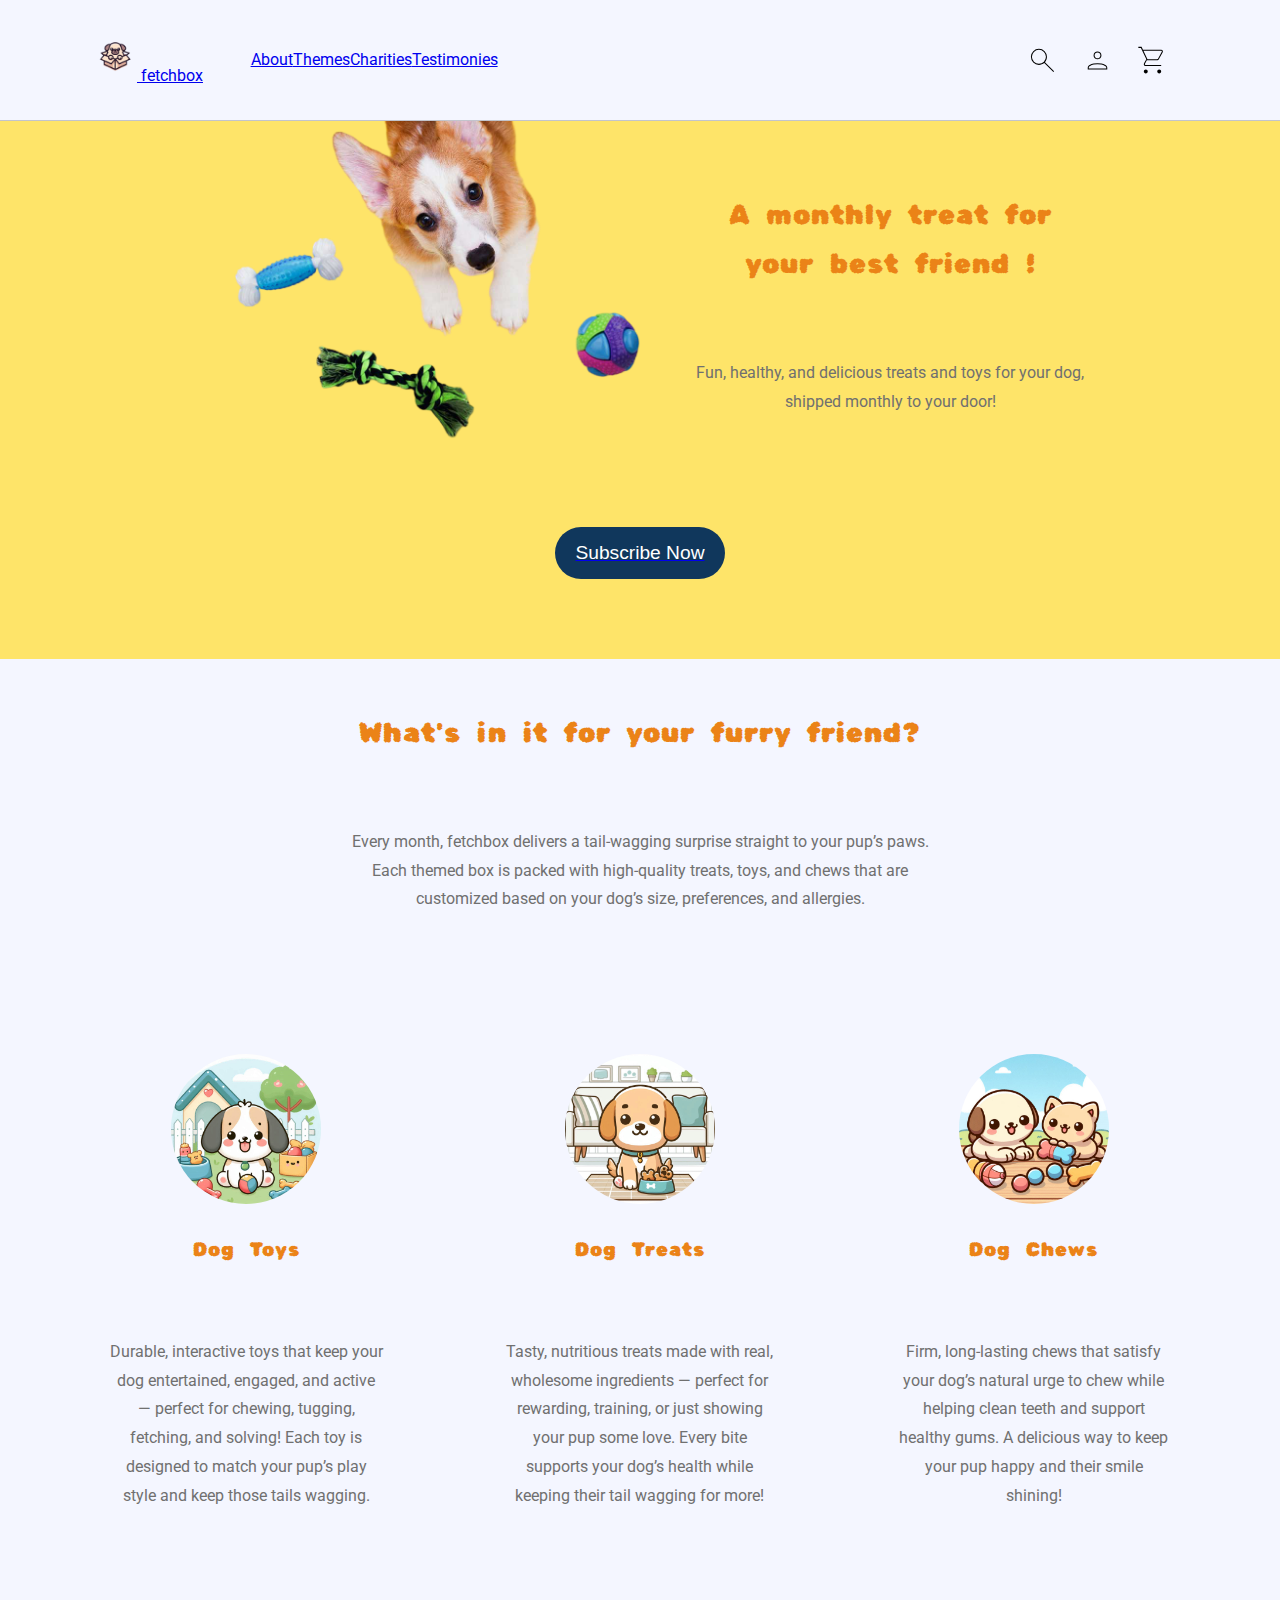
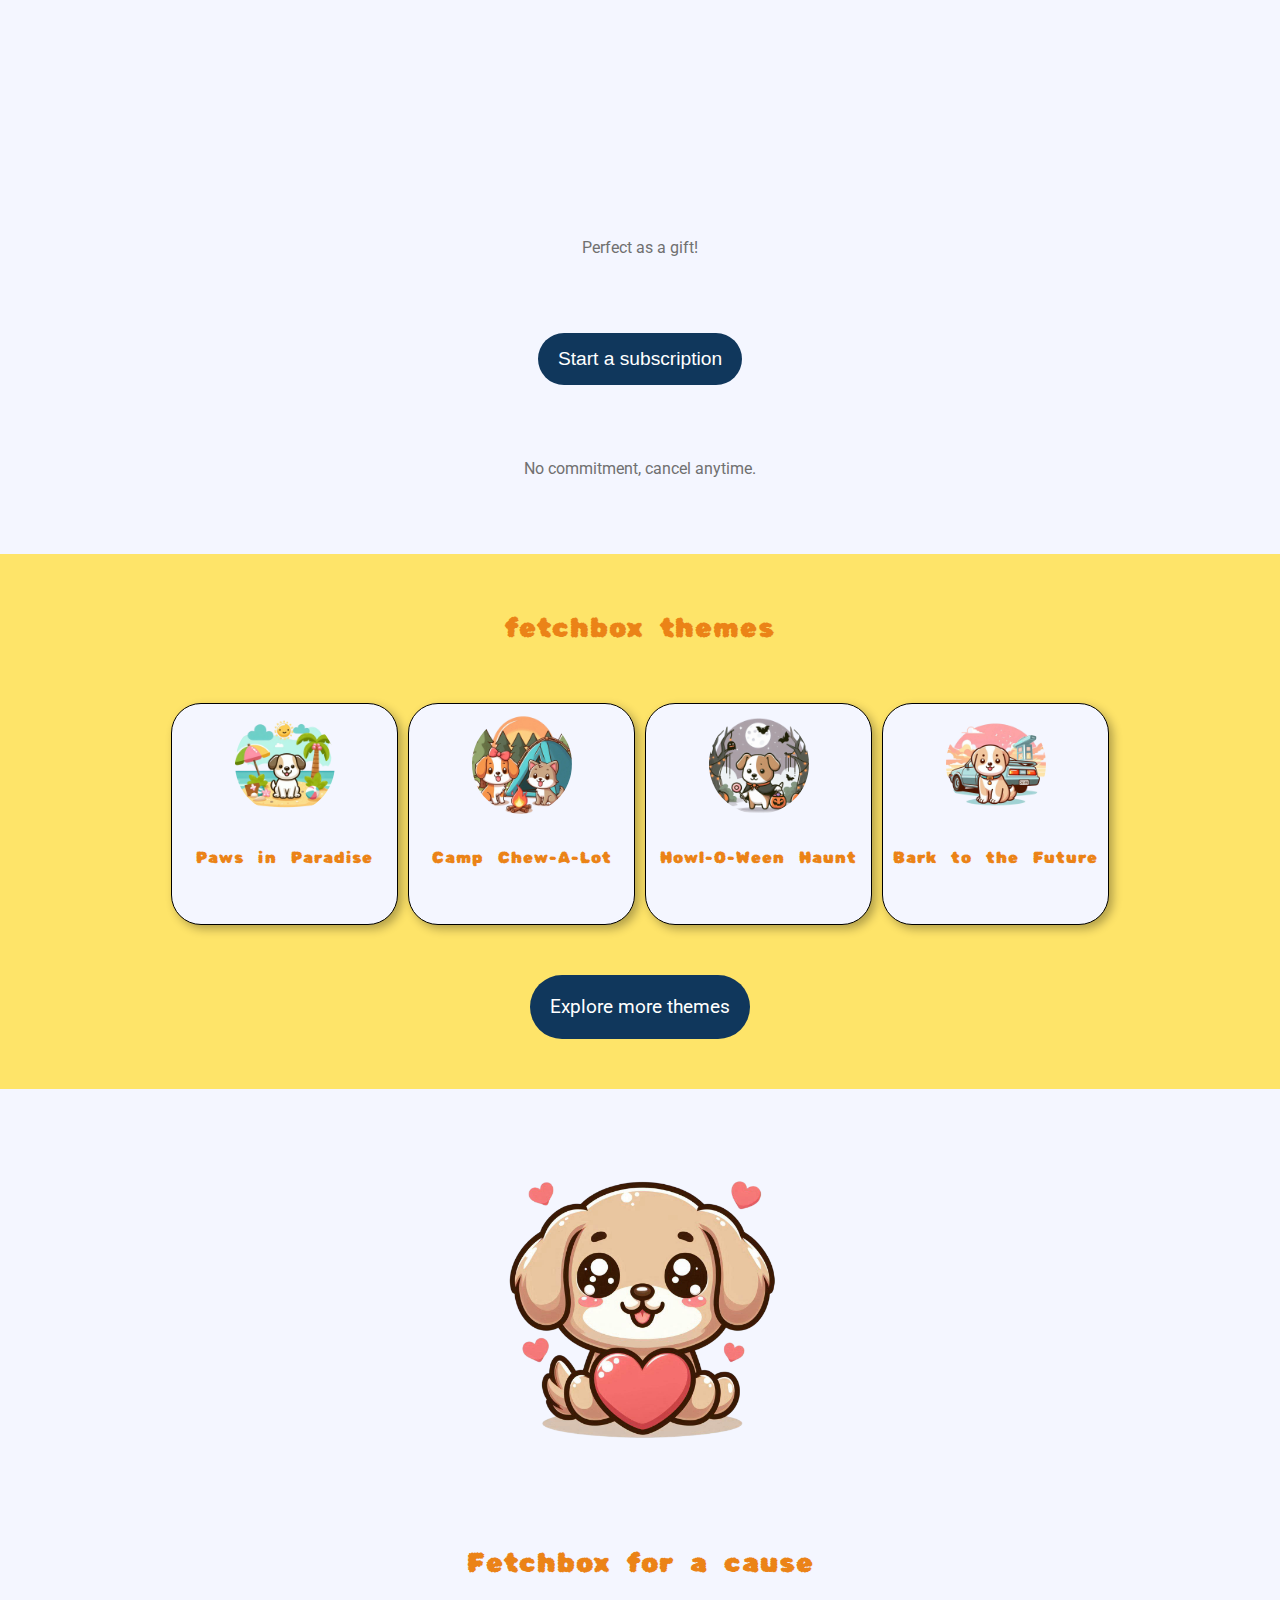
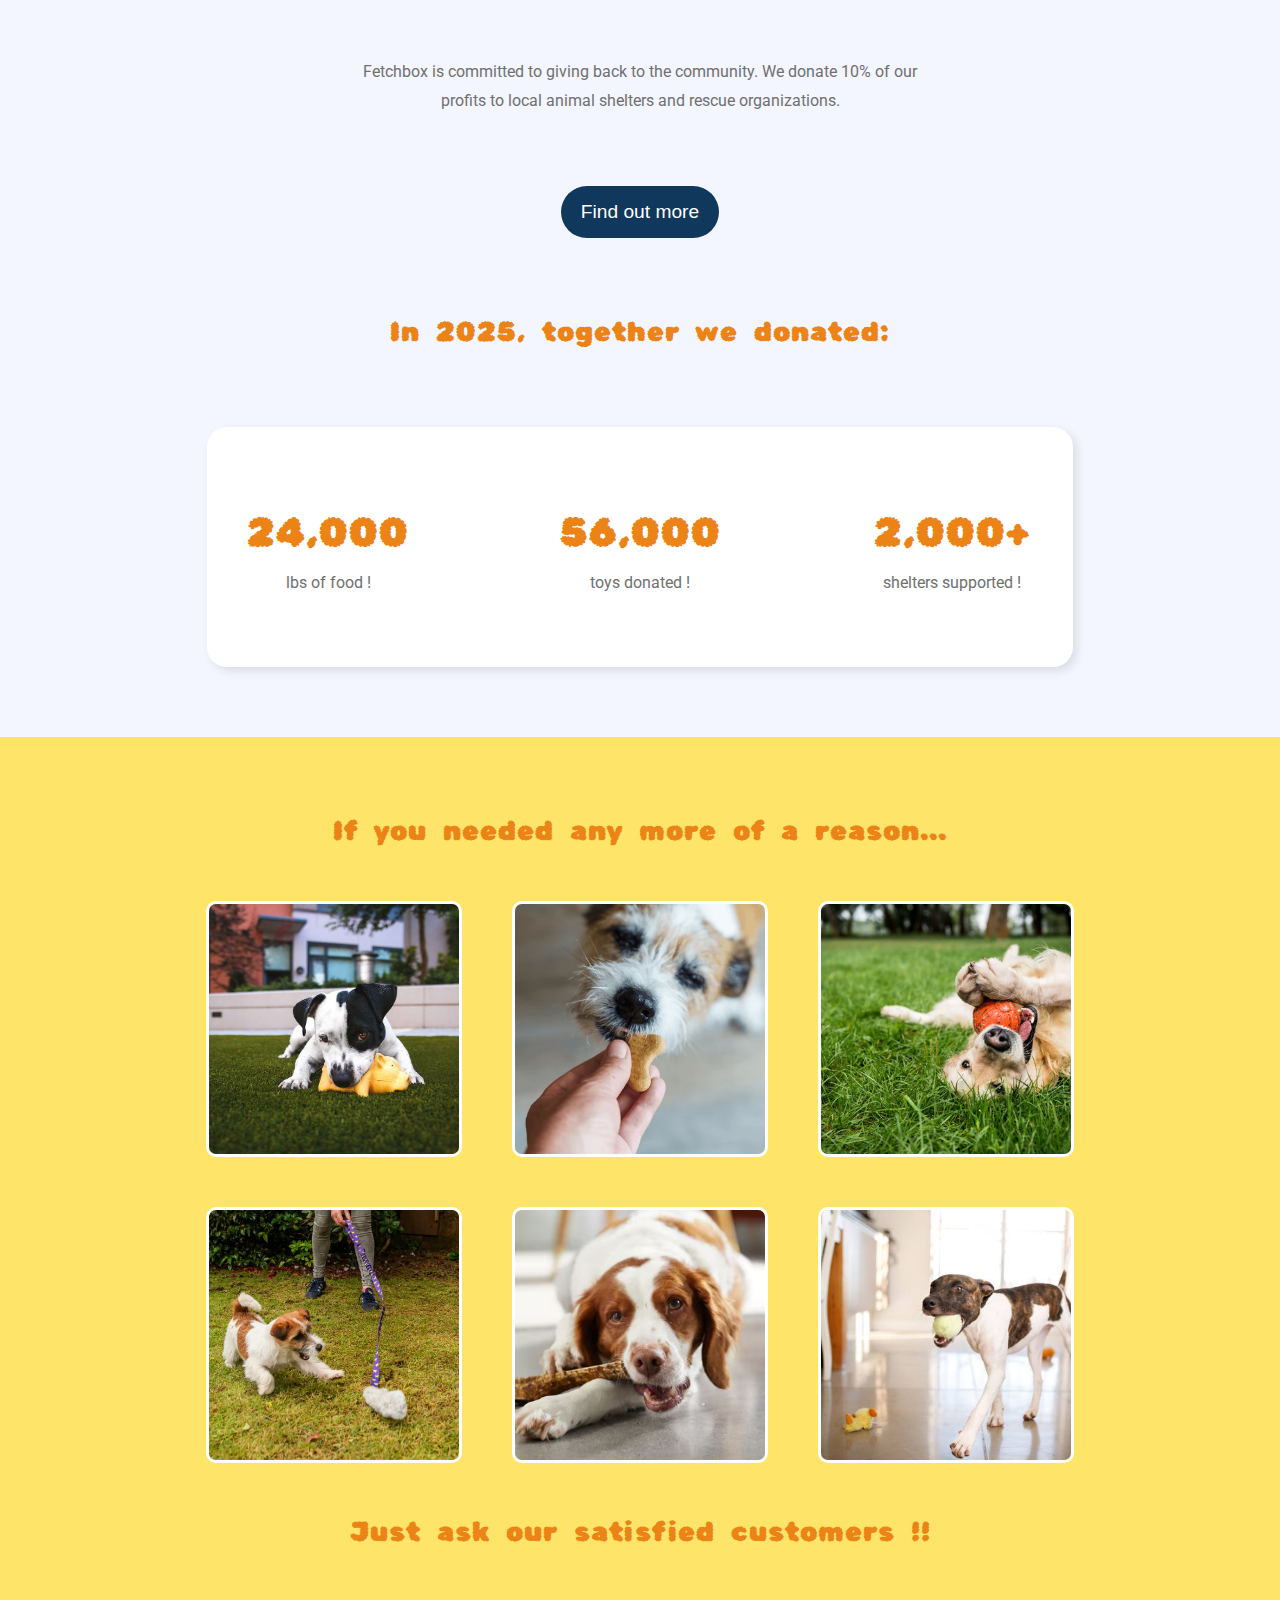
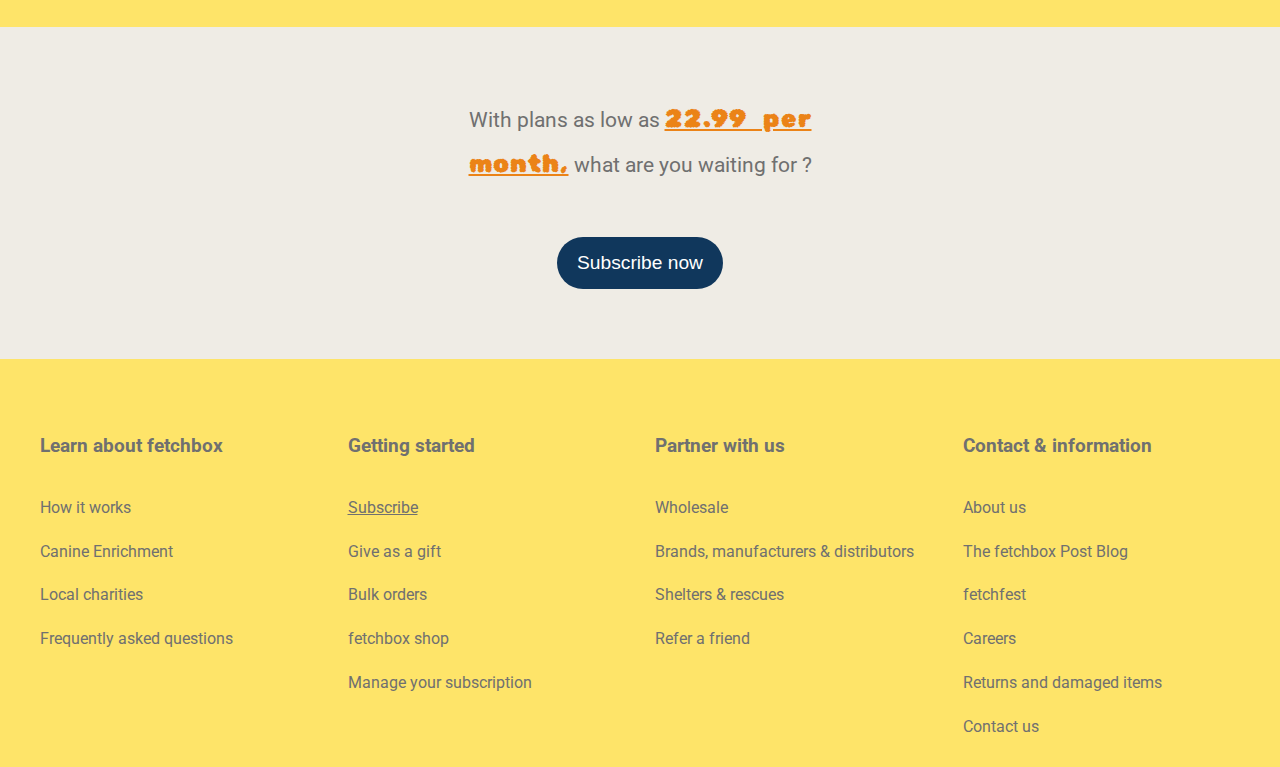
<file: index.html>
<!DOCTYPE html>
<html>

  <head>

    <link rel="icon" type="image/x-icon" href="/images/logo.png">
    <title>Fetchbox Landing Page</title>

    <meta name="viewport" content="width=device-width, initial-scale=1.0">

    <!--Fonts-->
    <link rel="preconnect" href="https://fonts.googleapis.com">
    <link rel="preconnect" href="https://fonts.gstatic.com" crossorigin>
    <link href="https://fonts.googleapis.com/css2?family=Roboto:ital,wght@0,100..900;1,100..900&family=Rubik+Bubbles&display=swap" rel="stylesheet">

    <!--CSS styles-->
    <link rel="stylesheet" href="styles/general.css">
    <link rel="stylesheet" href="styles/header.css">
    <link rel="stylesheet" href="styles/home.css">
    <link rel="stylesheet" href="styles/about.css">
    <link rel="stylesheet" href="styles/themes.css">
    <link rel="stylesheet" href="styles/charity.css">
    <link rel="stylesheet" href="styles/testimonies.css">
    <link rel="stylesheet" href="styles/footer.css">
    
    <!--JavaScript-->
    <script src="main.js" defer></script>
    <script src="hamburger.js" defer></script>
  </head>

  <body id="home">

    <!-- Nav Menu -->
    <ul class="menu">
      <li><a class="menu-item" href="#home">Home</a></li>
      <li><a class="menu-item" href="#about">About</a></li>
      <li><a class="menu-item" href="#themes">Themes</a></li>
      <li><a class="menu-item" href="#charities">Charities</a></li>
      <li><a class="menu-item" href="#testimonies">Testimonies</a></li>
    </ul>

    <!-- Header -->
    <div class="header">

      <div class="left-section">
        <img class="menu-icon material-icons" src="images/hamburger.svg">
        <img class="close-icon material-icons" src="images/x.svg">
      </div>

      <div class="middle-section">
        
        <div class="logo-container">
          <a class="logo-link" href="#home">
            <img class="header-logo" src="images/logo.png">
          </a>
          <a class="logo-text" href="#home">
            fetchbox
          </a>
        </div>
        
        <div class="middle-section-options">
          <a href="#about">About</a>
          <a href="#themes">Themes</a>
          <a href="#charities">Charities</a>
          <a href="#testimonies">Testimonies</a>
        </div>

      </div>

      <div class="right-section">
        <img src="images/search.svg">
        <img class="profile-icon" src="images/profile.svg">
        <img src="images/cart.svg">
      </div>

    </div>

    <!-- Home -->
    <div class="home">

      <div class="home-content-container">
        <img src="images/dog.png">

        <div class="home-text-container">
          <div class="home-text-title titles">
            A monthly treat for your best friend !
          </div>

          <div class="home-text text">
            Fun, healthy, and delicious treats and toys for your dog, shipped monthly to your door!
          </div>
        </div>
      </div>
      
      <a class="home-button-container" href="subscription.html">
        <button class="buttons">Subscribe Now</button>
      </a>

    </div>

    <!-- About -->
    <div class="about" id="about">

      <div class="about-title titles">
        What's in it for your furry friend?
      </div>

      <div class="about-text text">
        Every month, fetchbox delivers a tail-wagging surprise straight to your pup’s paws. Each themed box is packed with high-quality treats, toys, and chews that are customized based on your dog’s size, preferences, and allergies.
      </div>

      <!-- About Carousel -->
      <div class="carousel">

        <div class="carousel-item">
          <img class="carousel-image" src="images/dog_toys.jpg">
          <p class="carousel-item-title titles">Dog Toys</p>
          <p class="carousel-item-text text">Durable, interactive toys that keep your dog entertained, engaged, and active — perfect for chewing, tugging, fetching, and solving! Each toy is designed to match your pup’s play style and keep those tails wagging.</p>
        </div>

        <div class="carousel-item">
          <img class="carousel-image" src="images/dog_treats.jpg">
          <p class="carousel-item-title titles">Dog Treats</p>
          <p class="carousel-item-text text">Tasty, nutritious treats made with real, wholesome ingredients — perfect for rewarding, training, or just showing your pup some love. Every bite supports your dog’s health while keeping their tail wagging for more!</p>
        </div>

        <div class="carousel-item">
          <img class="carousel-image" src="images/dog_chews.jpg">
          <p class="carousel-item-title titles">Dog Chews</p>
          <p class="carousel-item-text text">Firm, long-lasting chews that satisfy your dog’s natural urge to chew while helping clean teeth and support healthy gums. A delicious way to keep your pup happy and their smile shining!</p>
        </div>

      </div>

      <div class="about-text text">Perfect as a gift!</div>
      <a class="about-button" href="subscription.html"><button class="buttons">Start a subscription</button></a>
      <div class="about-text text">No commitment, cancel anytime.</div>

    </div>

    <!-- Themes -->
    <div class="themes-container" id="themes">

      <div class="themes-title titles">fetchbox themes</div>

      <div class="theme-list">
        <div class="theme-item">
          <div><img class="theme-image" src="images/paradise_dog.png"></div>
          <div class="theme-title titles">
            Paws in Paradise
          </div>
        </div>

        <div class="theme-item">
          <div><img class="theme-image" src="images/camp_dog.png"></div>
          <div class="theme-title titles">
            Camp Chew-A-Lot
          </div>
        </div>

        <div class="theme-item">
          <div><img class="theme-image" src="images/halloween_dog.png"></div>
          <div class="theme-title titles">
            Howl-O-Ween Haunt
          </div>
        </div>

        <div class="theme-item">
          <div><img class="theme-image" src="images/future_dog.png"></div>
          <div class="theme-title titles">
            Bark to the Future
          </div>
        </div>

      </div>
      
      <div class="more-themes-button buttons">Explore more themes</div>

    </div>

    <!-- Charity -->
    <div class="charity-container" id="charities">

      <div class="charity-image-container">
        <img src="images/charity.png">
      </div>
      
      <div class="charity-title titles">
        Fetchbox for a cause
      </div>

      <div class="charity-text text">
        Fetchbox is committed to giving back to the community. We donate 10% of our profits to local animal shelters and rescue organizations.
      </div>

      <button class="charity-button buttons">Find out more</button>
      
      <div class="charity-title titles">
        In 2025, together we donated:
      </div>
      
      <div class="charity-stats">

        <div class="charity-stat">
          <div class="stat titles">24,000</div>
          <div class="stat-text">lbs of food !</div>
        </div>

        <div class="charity-stat">
          <div class="stat titles">56,000</div>
          <div class="stat-text">toys donated !</div>
        </div>

        <div class="charity-stat">
          <div class="stat titles">2,000+</div>
          <div class="stat-text">shelters supported !</div>
        </div>

      </div>

    </div>

    <!-- Testimonies -->
    <div class="testimonies-container" id="testimonies">

      <div class="testimonies-title titles">If you needed any more of a reason...</div>

      <div class="testimonies-imgs">
        <img src="images/dog1.jpg">
        <img src="images/dog2.jpg">
        <img src="images/dog3.jpg">
        <img src="images/dog4.webp">
        <img src="images/dog5.jpg">
        <img src="images/dog6.jpg">
      </div>

      <div class="testimonies-text titles">
        Just ask our satisfied customers !!
      </div>

    </div>

    <!-- Footer -->
    <div class="subscribe-price-container">

      <div class="call-to-action text">
        With plans as low as <span class="titles">22.99 per month,</span> what are you waiting for ?
      </div>

      <a class="subscribe-button" href="subscription.html"><button class="buttons">Subscribe now</button></a>

    </div>

    <!-- Footer -->
    <div class="footer-container">

      <div class="footer-item-container">
        <div class="footer-header">Learn about fetchbox</div>
        <div class="footer-item">How it works</div>
        <div class="footer-item">Canine Enrichment</div>
        <div class="footer-item">Local charities</div>
        <div class="footer-item">Frequently asked questions</div>
      </div>

      <div class="footer-item-container">
        <div class="footer-header">Getting started</div>
        <div class="footer-item"><a href="subscription.html">Subscribe</a></div>
        <div class="footer-item">Give as a gift</div>
        <div class="footer-item">Bulk orders</div>
        <div class="footer-item">fetchbox shop</div>
        <div class="footer-item">Manage your subscription</div>
      </div>

      <div class="footer-item-container">
        <div class="footer-header">Partner with us</div>
        <div class="footer-item">Wholesale</div>
        <div class="footer-item">Brands, manufacturers & distributors</div>
        <div class="footer-item">Shelters & rescues</div>
        <div class="footer-item">Refer a friend</div>
      </div>

      <div class="footer-item-container">
        <div class="footer-header">Contact & information</div>
        <div class="footer-item">About us</div>
        <div class="footer-item">The fetchbox Post Blog</div>
        <div class="footer-item">fetchfest</div>
        <div class="footer-item">Careers</div>
        <div class="footer-item">Returns and damaged items</div>
        <div class="footer-item">Contact us</div>
      </div>

    </div>

  </body>

</html>
</file>
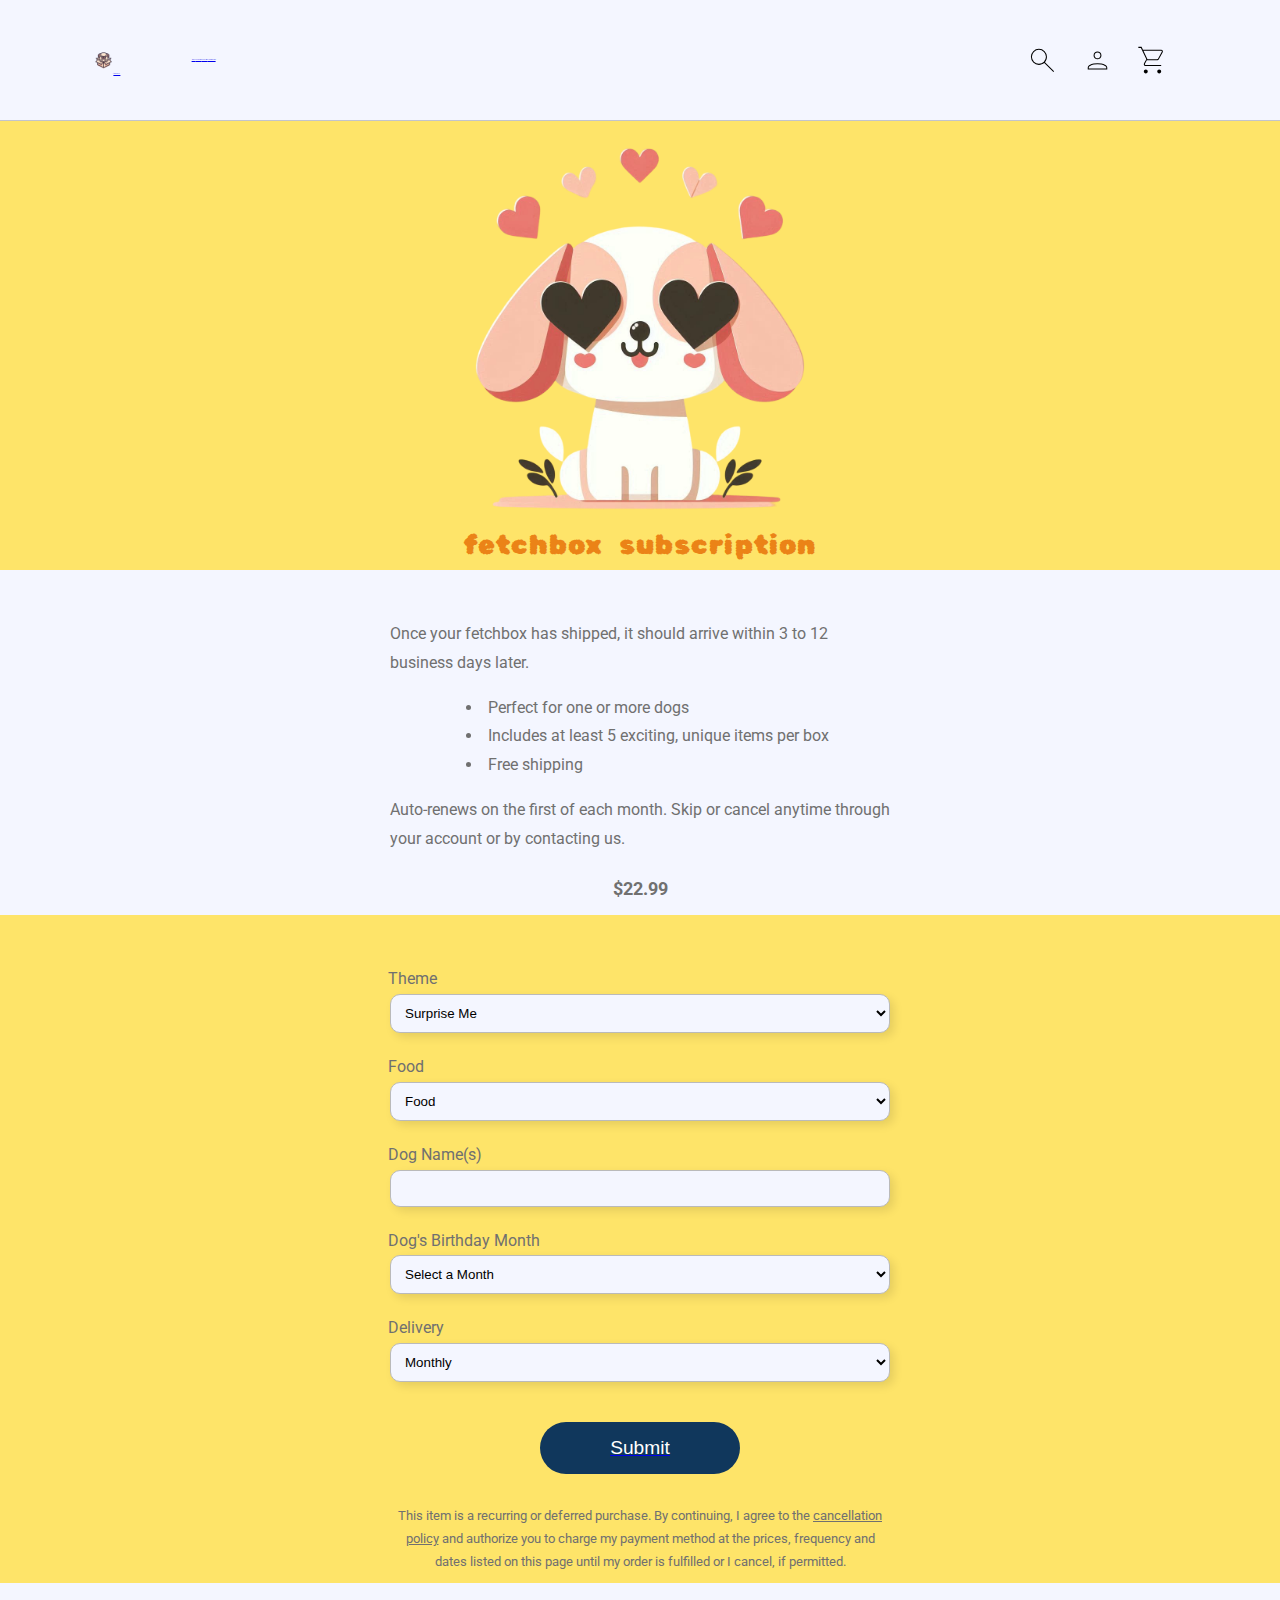
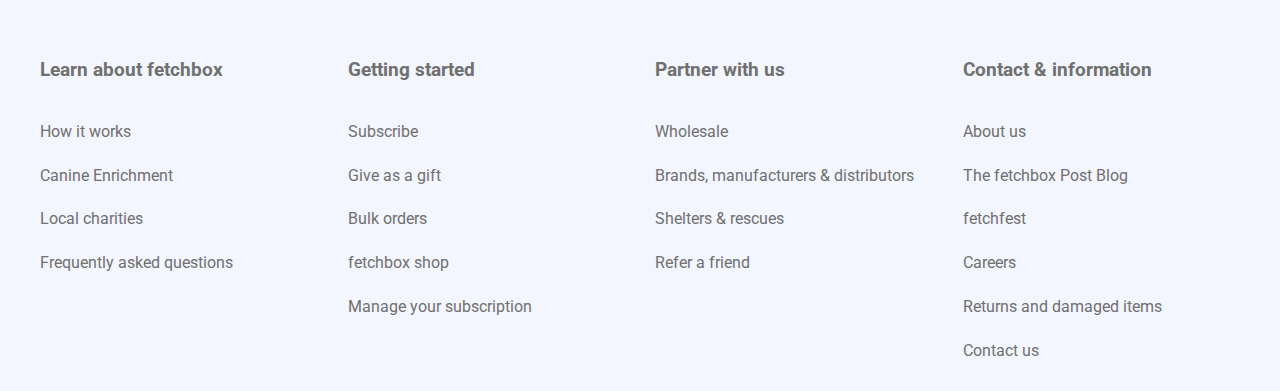
<file: subscription.html>
<!DOCTYPE hmtl>
<html>

  <head>

    <link rel="icon" type="image/x-icon" href="/images/logo.png">
    <title>Fetchbox Subscription</title>

    <meta name="viewport" content="width=device-width, initial-scale=1.0">

    <!--Fonts-->
    <link rel="preconnect" href="https://fonts.googleapis.com">
    <link rel="preconnect" href="https://fonts.gstatic.com" crossorigin>
    <link href="https://fonts.googleapis.com/css2?family=Roboto:ital,wght@0,100..900;1,100..900&family=Rubik+Bubbles&display=swap" rel="stylesheet">

    <!--CSS styles-->
    <link rel="stylesheet" href="styles/general.css">
    <link rel="stylesheet" href="styles/header.css">
    <link rel="stylesheet" href="styles/footer.css">
    <link rel="stylesheet" href="styles/subscription-page.css">

    <!-- JavaScript -->
    <script src="hamburger.js" defer></script>

  </head>

  <body>

    <!-- Nav Menu -->
    <ul class="menu">
      <li><a class="menu-item" href="index.html">Home</a></li>
      <li><a class="menu-item" href="index.html">About</a></li>
      <li><a class="menu-item" href="index.html">Themes</a></li>
      <li><a class="menu-item" href="index.html">Charities</a></li>
      <li><a class="menu-item" href="index.html">Testimonies</a></li>
    </ul>

    <!-- Header -->
    <div class="header">

      <div class="left-section">
        <img class="menu-icon material-icons" src="images/hamburger.svg">
        <img class="close-icon material-icons" src="images/x.svg">
      </div>

      <div class="middle-section">
        
        <div class="logo-container">
          <a class="logo-link" href="index.html">
            <img class="header-logo" src="images/logo.png">
          </a>
          <a class="logo-text" href="index.html">
            fetchbox
          </a>
        </div>
        
        <div class="middle-section-options">
          <a href="index.html">About</a>
          <a href="index.html">Themes</a>
          <a href="index.html">Charities</a>
          <a href="index.html">Testimonies</a>
        </div>

      </div>

      <div class="right-section">
        <img src="images/search.svg">
        <img class="profile-icon" src="images/profile.svg">
        <img src="images/cart.svg">
      </div>

    </div>

    <!-- Subscription Body -->
    <div class="subscription-container">

      <div>
        <img class="subscription-image" src="images/subscription_dog.png">

        <div class="subscription-title titles">fetchbox subscription</div>
      </div>

      <div class="info-container">

        <div class="info-text text">
          Once your fetchbox has shipped, it should arrive within 3 to 12 business days later.
        </div>

        <ul class="info-list">
          <li class="text">Perfect for one or more dogs</li>
          <li class="text">Includes at least 5 exciting, unique items per box</li>
          <li class="text">Free shipping</li>
        </ul>

        <div class="info-text text">
          Auto-renews on the first of each month. Skip or cancel anytime through your account or by contacting us.
        </div>

        <div class="info-price">
          $22.99
        </div>

      </div>

      <div class="input-container">

        <div class="input-title">Theme</div>
        <select>
          <option>Surprise Me</option>
          <option>Paws in Paradise</option>
          <option>Camp Chew-A-Lot</option>
          <option>Howl-O-Ween Haunt</option>
          <option>Bark to the Future</option>
        </select>

        <div class="input-title">Food</div>
        <select>
          <option>Food</option>
          <option>No Food (substitute with a toy)</option>
        </select>

        <div class="input-title">Dog Name(s)</div>
        <input type="" placeholder="">
        
        <div class="input-title">Dog's Birthday Month</div>
        <select>
          <option>Select a Month</option>
          <option>January</option>
          <option>February</option>
          <option>March</option>
          <option>April</option>
          <option>May</option>
          <option>June</option>
          <option>July</option>
          <option>August</option>
          <option>September</option>
          <option>October</option>
          <option>November</option>
          <option>December</option>
        </select>

        <div class="input-title">Delivery</div>
        <select>
          <option>Monthly</option>
          <option>Every Other Month</option>
        </select>

        <a class="subscription-button-container" href="index.html"><button class="buttons">Submit</button></a>
        <div class="disclaimer text">
          This item is a recurring or deferred purchase. By continuing, I agree to the <span>cancellation policy</span> and authorize you to charge my payment method at the prices, frequency and dates listed on this page until my order is fulfilled or I cancel, if permitted.
        </div>

      </div>

    </div>

    <!-- Footer -->
    <div class="footer-container">

      <div class="footer-item-container">
        <div class="footer-header">Learn about fetchbox</div>
        <div class="footer-item">How it works</div>
        <div class="footer-item">Canine Enrichment</div>
        <div class="footer-item">Local charities</div>
        <div class="footer-item">Frequently asked questions</div>
      </div>

      <div class="footer-item-container">
        <div class="footer-header">Getting started</div>
        <div class="footer-item">Subscribe</div>
        <div class="footer-item">Give as a gift</div>
        <div class="footer-item">Bulk orders</div>
        <div class="footer-item">fetchbox shop</div>
        <div class="footer-item">Manage your subscription</div>
      </div>

      <div class="footer-item-container">
        <div class="footer-header">Partner with us</div>
        <div class="footer-item">Wholesale</div>
        <div class="footer-item">Brands, manufacturers & distributors</div>
        <div class="footer-item">Shelters & rescues</div>
        <div class="footer-item">Refer a friend</div>
      </div>

      <div class="footer-item-container">
        <div class="footer-header">Contact & information</div>
        <div class="footer-item">About us</div>
        <div class="footer-item">The fetchbox Post Blog</div>
        <div class="footer-item">fetchfest</div>
        <div class="footer-item">Careers</div>
        <div class="footer-item">Returns and damaged items</div>
        <div class="footer-item">Contact us</div>
      </div>

    </div>

  </body>

</html>
</file>
<file: styles/general.css>
body {
  font-family: Roboto, Arial, sans-serif;
  line-height: 1.8;
  margin: 0px;
  padding: 0px;

  color: rgb(112, 112, 112);
}

.titles {
  font-size: 1.7em;
  font-family: "Rubik Bubbles", Arial, sans-serif;
  color: rgb(235, 131, 23);
  letter-spacing: 1px;
  word-spacing: 10px;
}

.text {
  font-size: 1em;
}

.buttons {
  border: none;
  border-radius: 70px;
  
  padding: 15px 20px;
  width: fit-content;

  background-color: rgb(16, 55, 92);
  color: white;
  font-size: 1.2em;
  
  cursor: pointer
}


@media screen and (min-width: 768px) {

}

@media screen and (min-width: 1024px) {

}
</file>
<file: styles/header.css>
.header {
  display: flex;
  justify-content: space-between;
  align-items: center;

  position: sticky;
  top: 0;
  z-index: 200;
  
  width: auto;
  height: 40px;

  padding: 10px 7%;
  margin: 0px;
  border-bottom: 1px solid rgba(0, 0, 0, 0.2);

  background-color: rgb(244, 246, 255);
}

.left-section {
  display: flex;
  flex-wrap: wrap;
  justify-content: left;
  
  flex: 1;

  z-index: 202;
}

.left-section img {
  width: 38px;
  max-width: 120px;

  margin-right: 15px;

  cursor: pointer;
}

.middle-section {
  display: flex;
  align-items: center;

  font-size: 0.7em;
  color: black;
  margin-right: 15px;

  flex: 1;
}

.middle-section img {
  width: 40%;
  max-width: 70px;
  
  margin-right: -5px;
}

.middle-section-options {
  display: none;
}

.middle-section-options div {
  cursor: pointer;
}

.right-section {
  display: flex;
  align-items: center;
  justify-content: right;

  margin: 0px;
  padding: 0px;
  height: fit-content;

  flex: 1;
}

.right-section img {
  width: 35px;
  max-width: 110px;

  margin-right: 20px;

  cursor: pointer;
}

.profile-icon {
  display: none;
}

.menu {
  position: fixed;
  transform: translateX(-100%);
  transition: transform 0.2s;
  top: 39px;
  left: 0;
  right: 0px;
  bottom: -20px;
  z-index: 201;
  background-color: rgb(16, 55, 92);
  
  list-style: none;

  padding: 40px 20px;

  text-align: center;
}

.menu li {
  margin-bottom: 40px;
}

.menu li a {
  text-decoration: none;
  color: white;
  font-weight: bold;
  font-size: 1.1em;
}

.show-menu {
  transform: translateY(0);
}

.close-icon {
  display: none;
}

@media screen and (min-width: 768px) {
  .header {
    height: 70px;
  }
  
  .profile-icon {
    display: block;
  }

  .middle-section {
    font-size: 1em;
  }

  .menu {
    top: 70px;
  }
}

@media screen and (min-width: 1024px) {
  .header {
    height: 100px;
  }
  
  .left-section {
    display: none;
  }

  .middle-section {
    flex: 4;
    font-size: 1.5;
  }

  .middle-section-options {
    display: flex;
    flex-direction: row;
    flex-wrap: wrap;
    align-content: center;

    margin-left: 30px;
  }

  .middle-section-options div {
    margin-left: 30px;
    color: rgb(112, 112, 112);
  }
}
</file>
<file: styles/home.css>
.home {
  display: flex;
  flex-direction: column;
  justify-content: space-between;
  text-align: center;
  align-items: center;
  
  padding: 0px 7% 10px 7%;
  width: auto;

  background-color: rgb(254,228,105);
}

.home-content-container {
  display: flex;
  flex-direction: column;

  align-items: center;
  align-content: center;
  justify-content: center;
}

.home img {
  width: 100%;
  max-width: 500px;
  padding: 0px;
  margin: 0px 0px 70px 0px;
  border-radius: 0px 0px 20px 20px;
}

.home button {
  margin-bottom: 70px;
}

.home-text-container {
  display: flex;
  flex-direction: column;
  justify-content: center;
  align-items: center;
}

.home-text-title {
  margin-bottom: 70px;
}

.home-text {
  margin-bottom: 70px;
  width: 100%;
  max-width: 400px;
}

.home-button-container {
  display: flex;
  justify-content: center;
}

@media screen and (min-width: 768px) {
  .home-content-container {
    flex-direction: row;
    flex-wrap: wrap;
    
    align-items: center;
    align-content: center;
    justify-content: center;
  }

  .home-button-container {
    padding: 0px 200px;
  }

  .home img {
    object-fit: cover;
    width: auto;
    max-width: 400px;
    flex: 1;
    
    align-self: flex-start;
  }

  .home-text-container {
    flex: 2;
    margin-top: 30px;
    max-width: 400px;
  }
}

@media screen and (min-width: 1024px) {
  .home img {
    max-width: 500px;
    width: 100%;
  }
}
</file>
<file: styles/about.css>
.about {
  display: flex;
  flex-direction: column;
  justify-content: space-between;
  align-items: center;
  align-content: center;
  text-align: center;

  padding: 50px 7% 0 7%;

  background-color: rgb(244, 246, 255);
}

.about-title {
  margin-bottom: 70px;
}

.about-text {
  margin-bottom: 70px;
  max-width: 400px;
}

.about-button {
  margin-bottom: 70px;
}

/* About Carousel Styles */

.carousel {
  position: relative;
  display: flex;
  flex-direction: column;
  justify-content: center;
  align-items: center;
  text-align: center;

  margin-bottom: 50px;
}

.carousel-item {
  height: 800px;
  width: auto;
  max-width: 300px;
  
  padding: 0px 20px;
  word-wrap: wrap;

  display: none;

  background: white;
  box-shadow: 4px 4px 10px rgba(0, 0, 0, 0.1);
  border-radius: 20px;
}

.carousel-item-title {
  font-size: 1.2em;
  margin-bottom: 70px;
}

.carousel-item--selected {
  display: block;
}


.carousel-image {
  width: 150px;
  object-fit: cover;
  border-radius: 50%;
  margin-top: 70px;
}

.carousel-nav {
  width: 100%;
  max-width: 400px;
  height: 30px;

  padding: 10px 0px;
  border-radius: 0px 0px 20px 20px;
  
  position: absolute;
  bottom: 0px;

  text-align: center;
  background-color: rgb(16, 55, 92);
}

.carousel-button {
  width: 20px;
  height: 20px;
  display: inline-block;
  background: rgba(255, 255, 255, 0.2);
  border-radius: 50%;
  margin: 0 10px;
  cursor: pointer;
}

.carousel-button--selected {
  background: rgba(255, 255, 255, 0.5);
}

@media screen and (min-width: 1024px) {
  .carousel {
    display: grid;
    grid-template-columns: 1fr 1fr 1fr;
    grid-gap: 80px;
    align-content: center;
  }

  .carousel-item {
    display: block;
    background: none;
    box-shadow: 0px 0px 0px;
  }

  .carousel-nav {
    display: none;
  }

  .about-text {
    max-width: 600px;
  }
}
</file>
<file: styles/themes.css>
.themes-container {
  display: flex;
  flex-direction: column;
  justify-content: center;
  align-items: center;
  text-align: center;

  padding: 50px 7% 0 7%;

  background-color: rgb(254,228,105);
}

.theme-list {
  display: grid;
  grid-template-columns: 1fr 1fr;
  grid-gap: 20px 10px;

  margin: 50px 0 0 0;
}

.theme-item {  
  padding: 10px;

  background-color: rgb(244, 246, 255);
  border: 1px solid black;
  border-radius: 30px;

  box-shadow: 4px 4px 10px rgba(0, 0, 0, 0.3);
}

.theme-image {
  width: 100%;
  max-width: 100px;
  border-radius: 50%;
}

.theme-title {
  font-size: 1em;
}

.more-themes-button {
  margin: 50px 0px;
}

@media screen and (min-width: 1024px) {
  .theme-list {
    grid-template-columns: 1fr 1fr 1fr 1fr;
  }

  .theme-item {
    height: 200px;
    justify-content: space-between;
  }

  .theme-image {
    margin-bottom: 20px;
  }
}
</file>
<file: styles/charity.css>
.charity-container {
  display: flex;
  flex-direction: column;
  justify-content: center;
  align-items: center;
  text-align: center;

  padding: 70px 7%;

  background-color: rgb(244, 246, 255);
}

.charity-image-container img {
  width: 75%;
  max-width: 400px;
  margin-bottom: 70px;
}

.charity-title {
  margin-bottom: 70px;
}

.charity-text {
  margin-bottom: 70px;
  max-width: 400px;
}

.charity-button {
  margin-bottom: 70px;
}

.charity-stats {
  display: flex;
  flex-direction: row;
  flex-wrap: wrap;

  justify-content: space-between;
  align-items: center;

  box-shadow: 4px 4px 10px rgba(0, 0, 0, 0.1);
  background: white;
  border-radius: 20px;

  width: fit-content;
  max-width: 400px;
  
  padding: 0px 40px;
}

.charity-stat {
  display: flex;
  flex-direction: column;
  justify-content: center;
  width: 100%;

  margin: 70px 0px;
}

.stat {
  font-size: 2.5em;
}

.stat-text {
  font-size: 1em;
}

@media screen and (min-width: 1024px) {
  .charity-stats {
    display: grid;
    grid-template-columns: 1fr 1fr 1fr;
    max-width: 1300px;
    grid-gap: 150px;
    justify-content: center;
  }
  
  .charity-text {
    max-width: 600px;
  }
}
</file>
<file: styles/testimonies.css>
.testimonies-container {
  display: flex;
  flex-direction: column;
  justify-content: center;
  align-items: center;
  text-align: center;
  
  padding: 70px 3%;
  margin: 0 auto;
  
  background-color: rgb(254,228,105);
}

.testimonies-title {
  margin-bottom: 45px;
}

.testimonies-imgs {
  display: grid;
  grid-template-columns: 1fr 1fr;
  grid-gap: 20px;
}

.testimonies-imgs img {
  width: 140px;
  height: 140px;
  object-fit: cover;

  border-radius: 10px;
  border: 3px solid white;
}

.testimonies-text {
  margin-top: 45px;
}

@media screen and (min-width: 768px) {
  .testimonies-imgs {
    grid-template-columns: 1fr 1fr 1fr;
    grid-gap: 20px;
  }

  .testimonies-imgs img {
    width: 200px;
    height: 200px;
  }
}

@media screen and (min-width: 1024px) {
  .testimonies-imgs {
    grid-template-columns: 1fr 1fr 1fr;
    grid-gap: 50px;
  }

  .testimonies-imgs img {
    width: 250px;
    height: 250px;
  }
}
</file>
<file: styles/footer.css>
.subscribe-price-container {
  display: flex;
  flex-direction: column;
  justify-content: center;
  align-items: center;
  text-align: center;

  padding: 70px 7%;

  background-color: rgb(239, 236, 229);
}

.call-to-action {
  font-size: 1.3em;
  max-width: 400px;
}

.call-to-action span {
  font-size: 1.2em;
  text-decoration: underline;
}

.subscribe-button {
  margin-top: 50px;
}

.footer-container {
  display: grid;
  grid-template-columns: 1fr 1fr;
  grid-gap: 50px 10px;

  padding: 70px 10px 10px 10px;

  background-color: rgb(254,228,105);
}

.footer-item-container {
  display: flex;
  flex-direction: column;
  align-content: center;
  margin-bottom: 0px;
}

.footer-header {
  font-weight: bold;
  font-size: 0.9em;
  margin-bottom: 20px;
}

.footer-item {
  font-size: 0.8em;
  margin-bottom: 10px;
  cursor: pointer;
}

.footer-item a {
  color: rgb(112, 112, 112);
}

@media screen and (min-width: 768px) {
  .footer-container {
    display: grid;
    grid-template-columns: 1fr 1fr;
    grid-gap: 50px 10px;

    padding: 70px 20px 10px 20px;
  }

  .footer-header {
    margin-bottom: 30px;
  }

  .footer-item {
    margin-bottom: 15px
  }
  
  .footer-header {
    font-size: 1.2em;
  }

  .footer-item {
    font-size: 1em;
  }
}

@media screen and (min-width: 1024px) {
  .footer-container {
    grid-template-columns: 1fr 1fr 1fr 1fr;
    grid-gap: 30px;
    align-content: center;
    justify-content: center;

    padding: 70px 40px 10px 40px;
  }
}
</file>
<file: styles/subscription-page.css>
.subscription-container {
  display: flex;
  flex-direction: column;
  align-items: center;
  text-align: center;

  background: rgb(254,228,105);
}

.subscription-image {
  width: 100%;
  height: auto;
  max-width: 400px;

  object-fit: cover;
}

.info-container {
  display: flex;
  flex-direction: column;
  align-items: center;
  text-align: left;

  width: 100%;

  padding-top: 50px;

  background: rgb(244, 246, 255);
}

.info-container div,
.info-container ul {
  padding: 0px 30px;
  list-style-position: inside;
  max-width: 500px;
}

.info-container ul {
  padding-left: 45px;
}

.info-price {
  font-size: 1.1em;
  font-weight: bold;

  margin: 20px 0 10px 0;
}

.input-container {
  display: grid;
  grid-template-columns: 1fr;
  padding: 10px 30px;

  text-align: center;
  margin-top: 30px;
}

.input-container input,
.input-container select {
  box-sizing: border-box;
  padding: 10px;
  margin: 10px auto;

  width: 100%;
  max-width: 500px;

  border: 1px solid rgb(186, 186, 186);
  border-radius: 10px;
  background-color: rgb(244, 246, 255);

  box-shadow: 4px 4px 10px rgba(0, 0, 0, 0.1);
}

.input-title {
  text-align: left;

  margin: 10px 0px -10px -2px;
}

.subscription-button-container {
  display: flex;
  justify-content: center;
}

.subscription-button-container button {
  width: 200px;
  margin: 30px 0px;
}

.disclaimer {
  font-size: .8em;
  max-width: 500px;
}

.disclaimer span {
  text-decoration: underline;
}

.footer-container {
  background: rgb(244, 246, 255);
}

@media screen and (min-width: 768px) {
  .info-container div,
  .info-container ul {
    max-width: 500px;
  }
}

@media screen and (min-width: 1024px) {
  
}
</file>
